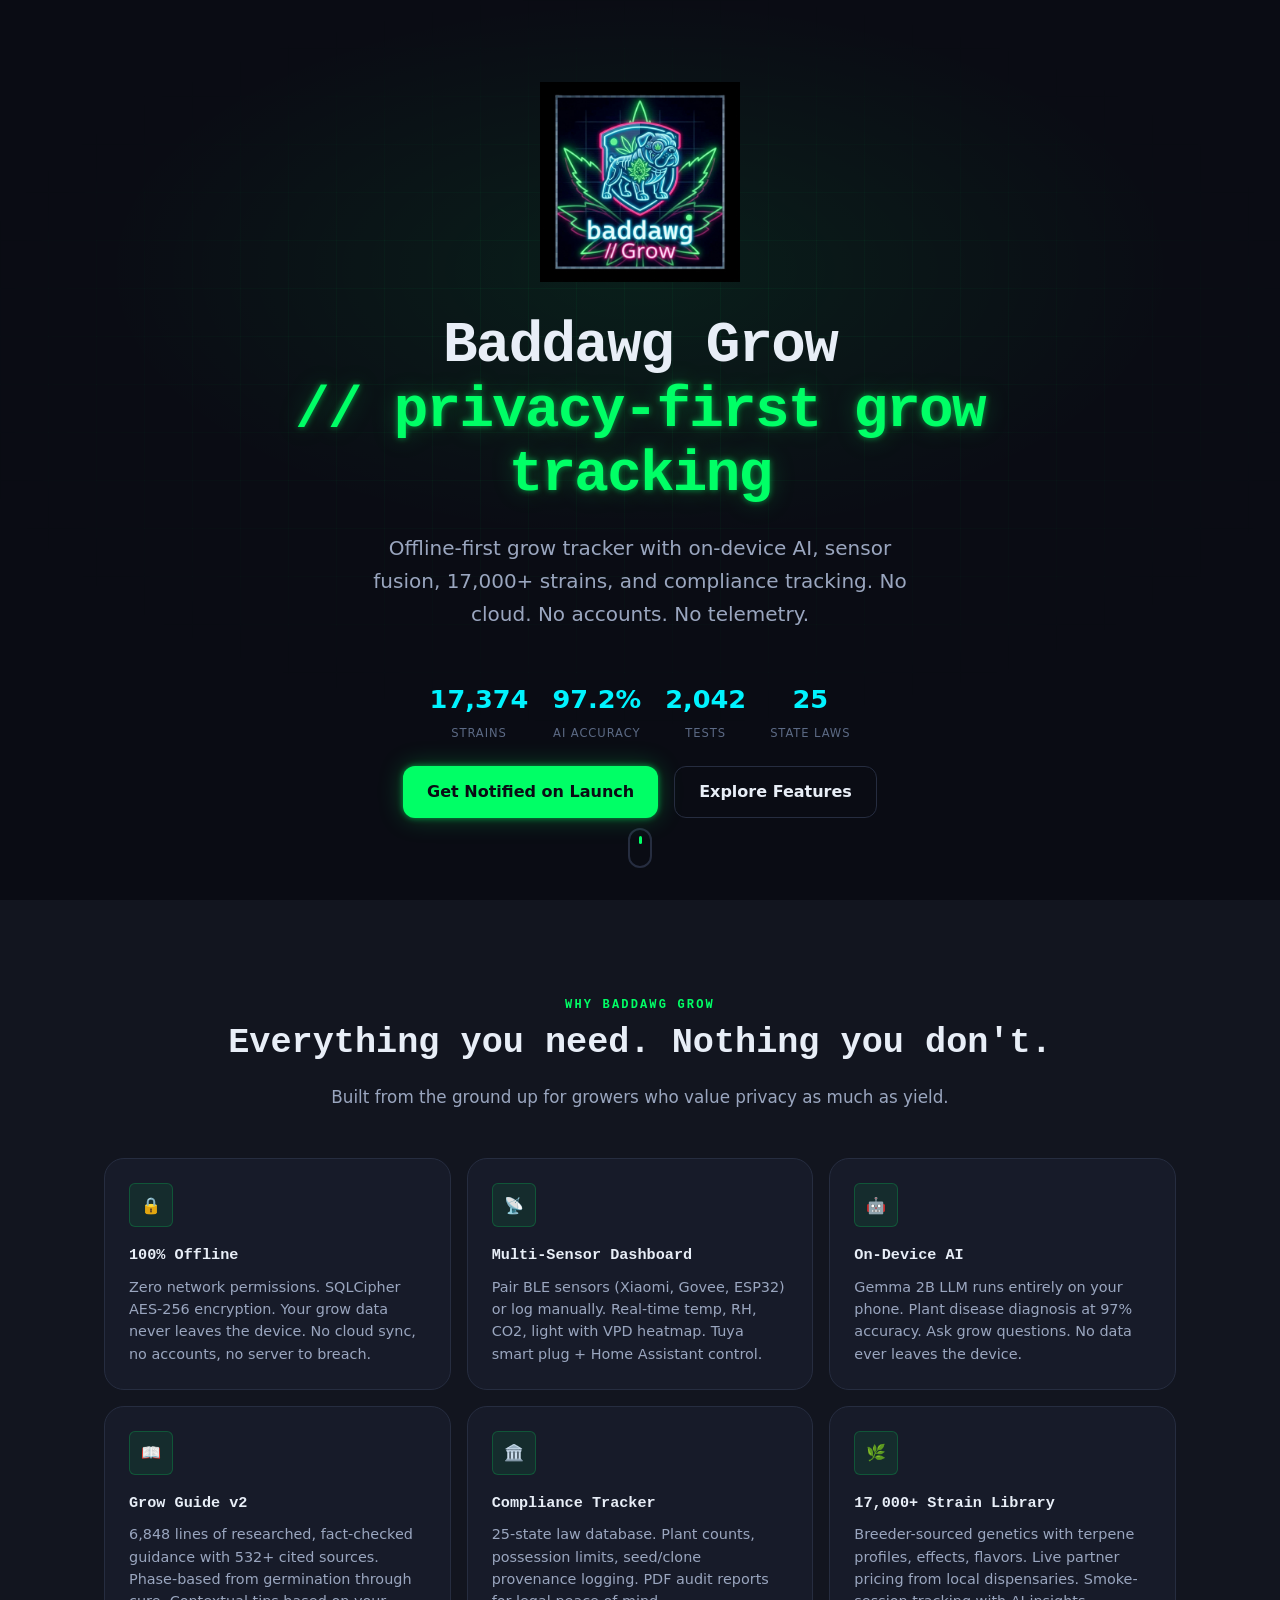
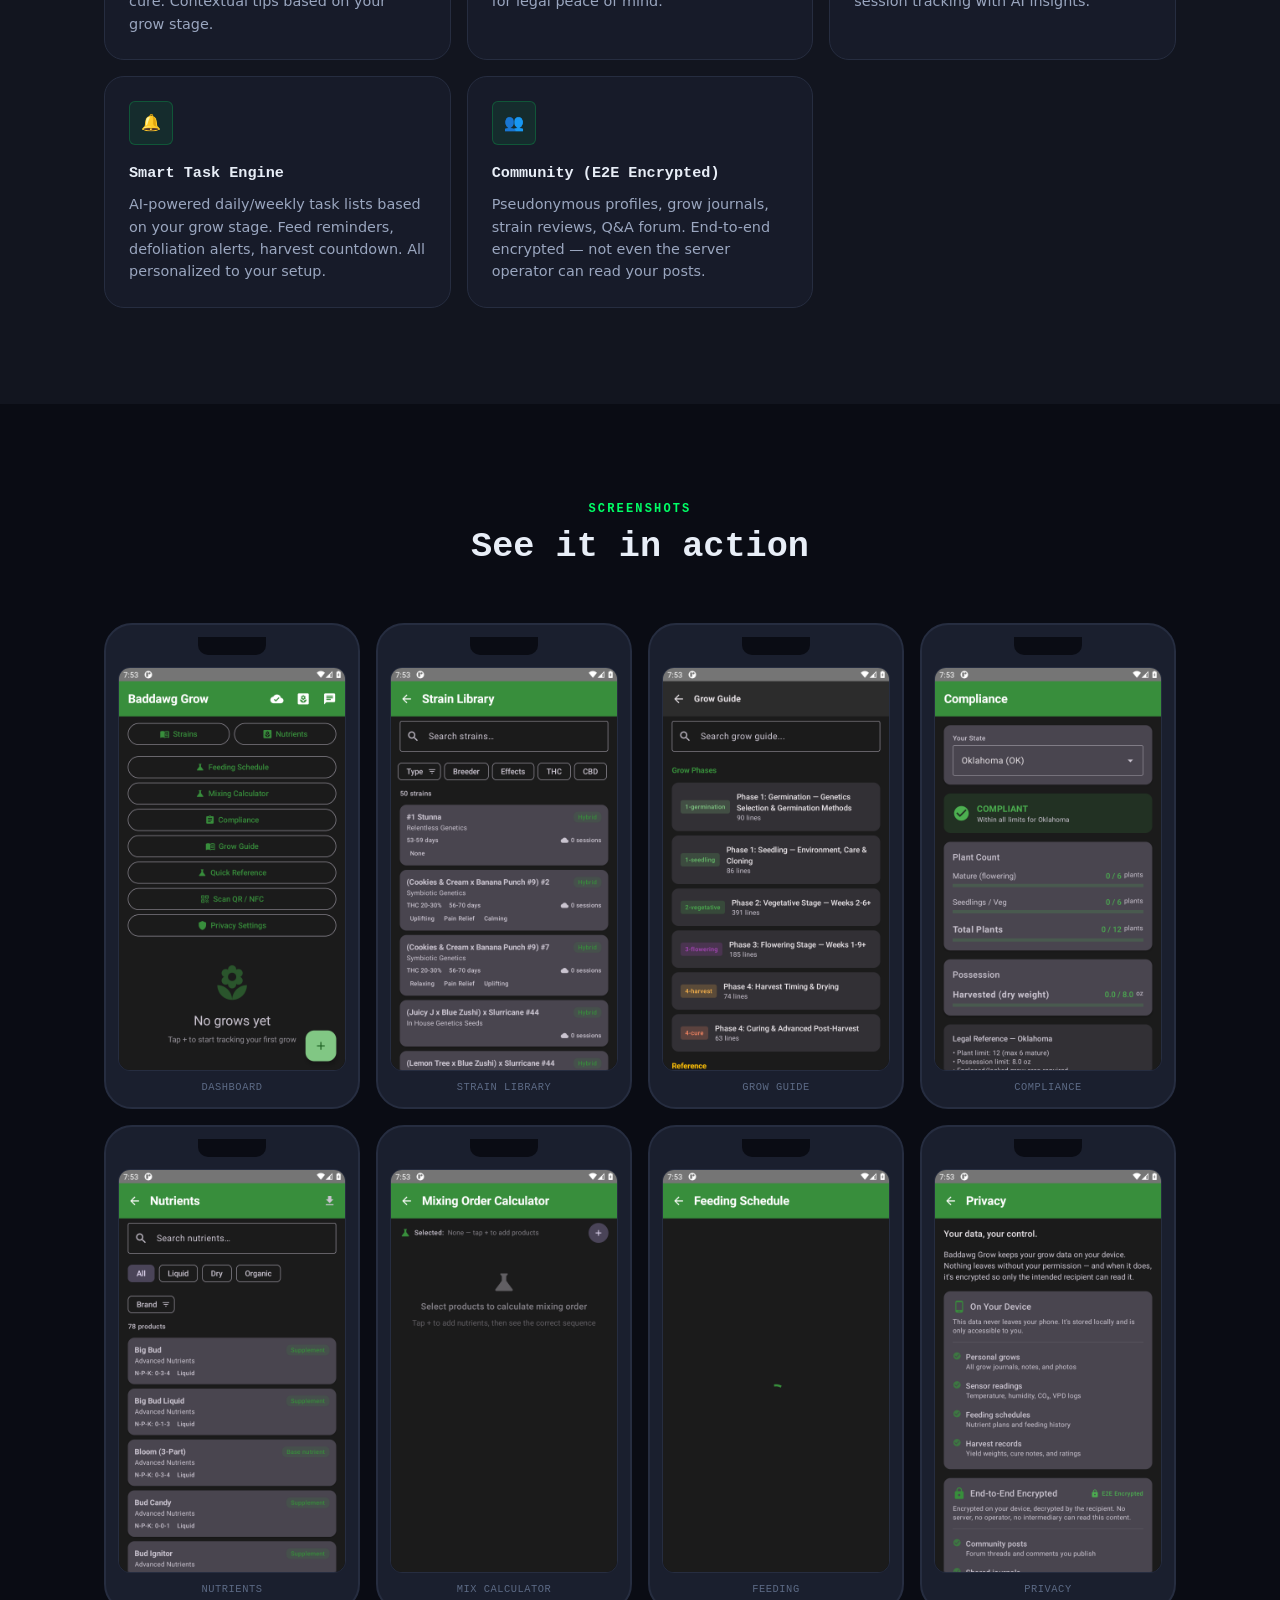
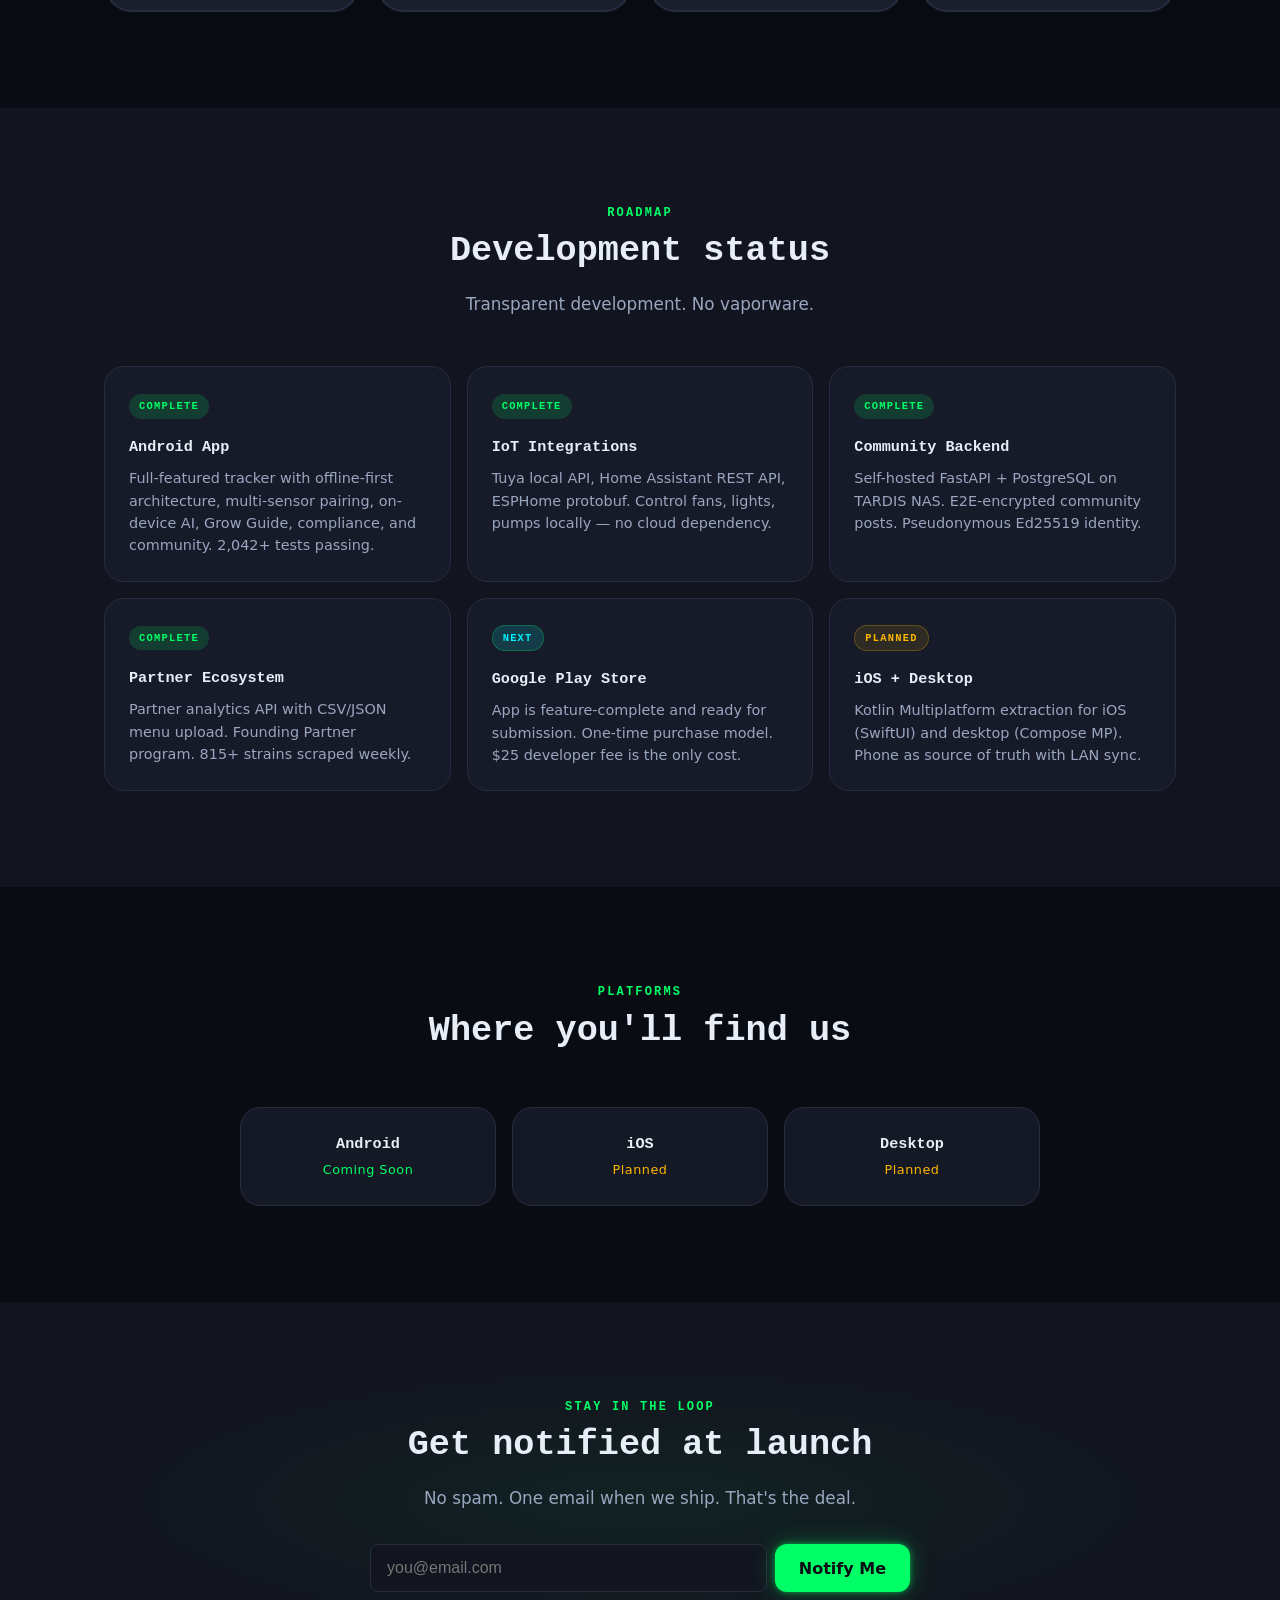
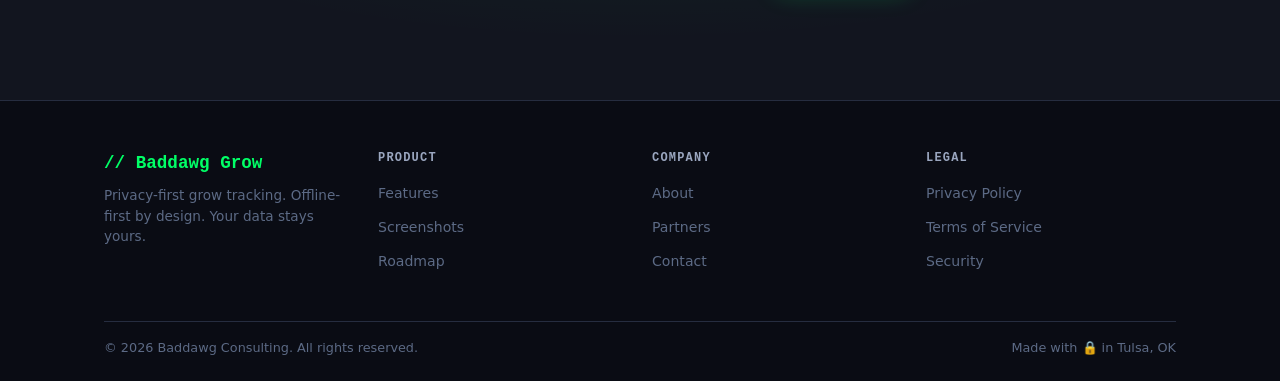
<file: index.html>
<!DOCTYPE html>
<html lang="en">
<head>
<meta charset="UTF-8">
<meta name="viewport" content="width=device-width, initial-scale=1.0">
<title>Baddawg Grow — Privacy-First Grow Tracker</title>
<meta name="description" content="Baddawg Grow: offline-first grow tracker with on-device AI, sensor fusion, 17,000+ strains, compliance tracking, and community features. No cloud. No accounts. No telemetry.">
<meta name="keywords" content="cannabis grow tracker, offline grow app, privacy grow journal, plant compliance, sensor monitoring, AI plant diagnosis, harvest tracker">
<meta name="author" content="Baddawg Consulting">
<meta name="theme-color" content="#0d0e15">
<link rel="canonical" href="https://baddawggrow.com/">
<link rel="icon" type="image/png" href="assets/favicon.png">
<link rel="apple-touch-icon" href="assets/logo.png">
<meta property="og:title" content="Baddawg Grow — Privacy-First Grow Tracker">
<meta property="og:description" content="Offline-first grow tracker with on-device AI, sensor fusion, 17,000+ strains, compliance tracking. No cloud. No accounts. No telemetry.">
<meta property="og:image" content="https://baddawggrow.com/assets/01_dashboard.webp">
<meta property="og:url" content="https://baddawggrow.com/">
<meta property="og:type" content="website">
<meta property="og:site_name" content="Baddawg Grow">
<meta name="twitter:card" content="summary_large_image">
<meta name="twitter:title" content="Baddawg Grow — Privacy-First Grow Tracker">
<meta name="twitter:description" content="Offline-first grow tracker. Zero network permissions. Sensor dashboard, AI diagnosis, compliance tracking. No cloud, no accounts, no telemetry.">
<link rel="stylesheet" href="styles.css">
</head>
<body>

<!-- HERO -->
<section class="hero" id="hero">
  <div class="hero__content">
    <div class="hero__mark animate">
      <img src="assets/logo.png" alt="Baddawg Grow logo" width="140" height="140">
    </div>
    <h1 class="hero__title animate animate--d1">
      Baddawg Grow<br>
      <span>// privacy-first grow tracking</span>
    </h1>
    <p class="hero__tagline animate animate--d2">
      Offline-first grow tracker with on-device AI, sensor fusion, 17,000+ strains, and compliance tracking. No cloud. No accounts. No telemetry.
    </p>
    <div class="hero__stats animate animate--d3">
      <div class="stat"><span class="stat__num">17,374</span><span class="stat__label">Strains</span></div>
      <div class="stat"><span class="stat__num">97.2%</span><span class="stat__label">AI Accuracy</span></div>
      <div class="stat"><span class="stat__num">2,042</span><span class="stat__label">Tests</span></div>
      <div class="stat"><span class="stat__num">25</span><span class="stat__label">State Laws</span></div>
    </div>
    <div class="hero__actions animate animate--d3">
      <a href="#email" class="btn btn--primary">Get Notified on Launch</a>
      <a href="#features" class="btn btn--secondary">Explore Features</a>
    </div>
  </div>
  <div class="hero__scroll" aria-hidden="true"></div>
</section>

<!-- FEATURES -->
<section class="features section" id="features">
  <div class="container">
    <div class="features__header">
      <p class="eyebrow">Why Baddawg Grow</p>
      <h2 class="features__title">Everything you need. Nothing you don't.</h2>
      <p class="features__subtitle">Built from the ground up for growers who value privacy as much as yield.</p>
    </div>
    <div class="features__grid">
      <div class="feature-card">
        <div class="feature-card__icon">🔒</div>
        <h3 class="feature-card__title">100% Offline</h3>
        <p class="feature-card__desc">Zero network permissions. SQLCipher AES-256 encryption. Your grow data never leaves the device. No cloud sync, no accounts, no server to breach.</p>
      </div>
      <div class="feature-card">
        <div class="feature-card__icon">📡</div>
        <h3 class="feature-card__title">Multi-Sensor Dashboard</h3>
        <p class="feature-card__desc">Pair BLE sensors (Xiaomi, Govee, ESP32) or log manually. Real-time temp, RH, CO2, light with VPD heatmap. Tuya smart plug + Home Assistant control.</p>
      </div>
      <div class="feature-card">
        <div class="feature-card__icon">🤖</div>
        <h3 class="feature-card__title">On-Device AI</h3>
        <p class="feature-card__desc">Gemma 2B LLM runs entirely on your phone. Plant disease diagnosis at 97% accuracy. Ask grow questions. No data ever leaves the device.</p>
      </div>
      <div class="feature-card">
        <div class="feature-card__icon">📖</div>
        <h3 class="feature-card__title">Grow Guide v2</h3>
        <p class="feature-card__desc">6,848 lines of researched, fact-checked guidance with 532+ cited sources. Phase-based from germination through cure. Contextual tips based on your grow stage.</p>
      </div>
      <div class="feature-card">
        <div class="feature-card__icon">🏛️</div>
        <h3 class="feature-card__title">Compliance Tracker</h3>
        <p class="feature-card__desc">25-state law database. Plant counts, possession limits, seed/clone provenance logging. PDF audit reports for legal peace of mind.</p>
      </div>
      <div class="feature-card">
        <div class="feature-card__icon">🌿</div>
        <h3 class="feature-card__title">17,000+ Strain Library</h3>
        <p class="feature-card__desc">Breeder-sourced genetics with terpene profiles, effects, flavors. Live partner pricing from local dispensaries. Smoke-session tracking with AI insights.</p>
      </div>
      <div class="feature-card">
        <div class="feature-card__icon">🔔</div>
        <h3 class="feature-card__title">Smart Task Engine</h3>
        <p class="feature-card__desc">AI-powered daily/weekly task lists based on your grow stage. Feed reminders, defoliation alerts, harvest countdown. All personalized to your setup.</p>
      </div>
      <div class="feature-card">
        <div class="feature-card__icon">👥</div>
        <h3 class="feature-card__title">Community (E2E Encrypted)</h3>
        <p class="feature-card__desc">Pseudonymous profiles, grow journals, strain reviews, Q&A forum. End-to-end encrypted — not even the server operator can read your posts.</p>
      </div>
    </div>
  </div>
</section>

<!-- SCREENSHOTS -->
<section class="gallery section" id="gallery">
  <div class="container">
    <div class="gallery__header">
      <p class="eyebrow">Screenshots</p>
      <h2 class="gallery__title">See it in action</h2>
    </div>
    <div class="gallery__grid">
      <div class="phone-mockup">
        <div class="phone-mockup__notch"></div>
        <div class="phone-mockup__screen"><img src="assets/01_dashboard.webp" alt="Baddawg Grow dashboard with navigation" loading="lazy"></div>
        <p class="phone-mockup__label">DASHBOARD</p>
      </div>
      <div class="phone-mockup">
        <div class="phone-mockup__notch"></div>
        <div class="phone-mockup__screen"><img src="assets/02_strains.webp" alt="Strain library with search and filters" loading="lazy"></div>
        <p class="phone-mockup__label">STRAIN LIBRARY</p>
      </div>
      <div class="phone-mockup">
        <div class="phone-mockup__notch"></div>
        <div class="phone-mockup__screen"><img src="assets/03_growguide.webp" alt="Grow guide with phase cards" loading="lazy"></div>
        <p class="phone-mockup__label">GROW GUIDE</p>
      </div>
      <div class="phone-mockup">
        <div class="phone-mockup__notch"></div>
        <div class="phone-mockup__screen"><img src="assets/04_compliance.webp" alt="Compliance dashboard" loading="lazy"></div>
        <p class="phone-mockup__label">COMPLIANCE</p>
      </div>
      <div class="phone-mockup">
        <div class="phone-mockup__notch"></div>
        <div class="phone-mockup__screen"><img src="assets/05_nutrients.webp" alt="Nutrient product catalog" loading="lazy"></div>
        <p class="phone-mockup__label">NUTRIENTS</p>
      </div>
      <div class="phone-mockup">
        <div class="phone-mockup__notch"></div>
        <div class="phone-mockup__screen"><img src="assets/06_mixing.webp" alt="Mixing calculator" loading="lazy"></div>
        <p class="phone-mockup__label">MIX CALCULATOR</p>
      </div>
      <div class="phone-mockup">
        <div class="phone-mockup__notch"></div>
        <div class="phone-mockup__screen"><img src="assets/07_feeding.webp" alt="Feeding schedule" loading="lazy"></div>
        <p class="phone-mockup__label">FEEDING</p>
      </div>
      <div class="phone-mockup">
        <div class="phone-mockup__notch"></div>
        <div class="phone-mockup__screen"><img src="assets/08_privacy.webp" alt="Privacy settings" loading="lazy"></div>
        <p class="phone-mockup__label">PRIVACY</p>
      </div>
    </div>
  </div>
</section>

<!-- ROADMAP -->
<section class="roadmap section" id="roadmap">
  <div class="container">
    <div class="roadmap__header">
      <p class="eyebrow">Roadmap</p>
      <h2 class="roadmap__title">Development status</h2>
      <p class="roadmap__subtitle">Transparent development. No vaporware.</p>
    </div>
    <div class="roadmap__grid">
      <div class="roadmap-card">
        <span class="roadmap-card__badge badge--done">Complete</span>
        <h3 class="roadmap-card__title">Android App</h3>
        <p class="roadmap-card__desc">Full-featured tracker with offline-first architecture, multi-sensor pairing, on-device AI, Grow Guide, compliance, and community. 2,042+ tests passing.</p>
      </div>
      <div class="roadmap-card">
        <span class="roadmap-card__badge badge--done">Complete</span>
        <h3 class="roadmap-card__title">IoT Integrations</h3>
        <p class="roadmap-card__desc">Tuya local API, Home Assistant REST API, ESPHome protobuf. Control fans, lights, pumps locally — no cloud dependency.</p>
      </div>
      <div class="roadmap-card">
        <span class="roadmap-card__badge badge--done">Complete</span>
        <h3 class="roadmap-card__title">Community Backend</h3>
        <p class="roadmap-card__desc">Self-hosted FastAPI + PostgreSQL on TARDIS NAS. E2E-encrypted community posts. Pseudonymous Ed25519 identity.</p>
      </div>
      <div class="roadmap-card">
        <span class="roadmap-card__badge badge--done">Complete</span>
        <h3 class="roadmap-card__title">Partner Ecosystem</h3>
        <p class="roadmap-card__desc">Partner analytics API with CSV/JSON menu upload. Founding Partner program. 815+ strains scraped weekly.</p>
      </div>
      <div class="roadmap-card">
        <span class="roadmap-card__badge badge--soon">Next</span>
        <h3 class="roadmap-card__title">Google Play Store</h3>
        <p class="roadmap-card__desc">App is feature-complete and ready for submission. One-time purchase model. $25 developer fee is the only cost.</p>
      </div>
      <div class="roadmap-card">
        <span class="roadmap-card__badge badge--planned">Planned</span>
        <h3 class="roadmap-card__title">iOS + Desktop</h3>
        <p class="roadmap-card__desc">Kotlin Multiplatform extraction for iOS (SwiftUI) and desktop (Compose MP). Phone as source of truth with LAN sync.</p>
      </div>
    </div>
  </div>
</section>

<!-- PLATFORMS -->
<section class="platforms section" id="platforms">
  <div class="container">
    <div class="platforms__header">
      <p class="eyebrow">Platforms</p>
      <h2 class="platforms__title">Where you'll find us</h2>
    </div>
    <div class="platforms__grid">
      <div class="platform-card">
        <h3 class="platform-card__name">Android</h3>
        <p class="platform-card__status status--now">Coming Soon</p>
      </div>
      <div class="platform-card">
        <h3 class="platform-card__name">iOS</h3>
        <p class="platform-card__status status--planned">Planned</p>
      </div>
      <div class="platform-card">
        <h3 class="platform-card__name">Desktop</h3>
        <p class="platform-card__status status--planned">Planned</p>
      </div>
    </div>
  </div>
</section>

<!-- EMAIL -->
<section class="email-capture section" id="email">
  <div class="container">
    <div class="email-capture__inner">
      <p class="eyebrow">Stay in the loop</p>
      <h2 class="email-capture__title">Get notified at launch</h2>
      <p class="email-capture__subtitle">No spam. One email when we ship. That's the deal.</p>
      <form id="email-form" class="email-form" onsubmit="return handleSubmit(event)">
        <input type="email" id="email-input" placeholder="you@email.com" required>
        <button type="submit" class="btn btn--primary">Notify Me</button>
      </form>
      <p id="form-message"></p>
    </div>
  </div>
</section>

<!-- FOOTER -->
<footer class="footer" id="footer">
  <div class="container">
    <div class="footer__grid">
      <div class="footer__brand">
        <div class="footer__logo">// Baddawg Grow</div>
        <p class="footer__tagline">Privacy-first grow tracking. Offline-first by design. Your data stays yours.</p>
      </div>
      <div>
        <h4 class="footer__col-title">Product</h4>
        <ul class="footer__links">
          <li><a href="#features">Features</a></li>
          <li><a href="#gallery">Screenshots</a></li>
          <li><a href="#roadmap">Roadmap</a></li>
        </ul>
      </div>
      <div>
        <h4 class="footer__col-title">Company</h4>
        <ul class="footer__links">
          <li><a href="#">About</a></li>
          <li><a href="#">Partners</a></li>
          <li><a href="#">Contact</a></li>
        </ul>
      </div>
      <div>
        <h4 class="footer__col-title">Legal</h4>
        <ul class="footer__links">
          <li><a href="#">Privacy Policy</a></li>
          <li><a href="#">Terms of Service</a></li>
          <li><a href="#">Security</a></li>
        </ul>
      </div>
    </div>
    <div class="footer__bottom">
      <span>&copy; 2026 Baddawg Consulting. All rights reserved.</span>
      <span>Made with 🔒 in Tulsa, OK</span>
    </div>
  </div>
</footer>

<script>
function handleSubmit(event) {
  event.preventDefault();
  var email = document.getElementById('email-input').value.trim();
  if (!email) return false;
  var emails = JSON.parse(localStorage.getItem('baddawg_subscribers') || '[]');
  if (emails.includes(email)) {
    showMessage("You're already on the list! 🎉");
    return false;
  }
  emails.push(email + ' | ' + new Date().toISOString());
  localStorage.setItem('baddawg_subscribers', JSON.stringify(emails));
  showMessage("Thanks! We'll notify you at launch. 🌱");
  document.getElementById('email-input').value = '';
  return false;
}
function showMessage(text) {
  var msg = document.getElementById('form-message');
  msg.textContent = text;
  msg.style.display = 'block';
  setTimeout(function() { msg.style.display = 'none'; }, 5000);
}
</script>
</body>
</html>
</file>
<file: styles.css>
/* ============================================================
   CANNALOG COMING SOON — PRODUCTION STYLESHEET
   Mobile-first, vanilla CSS, zero egress.
   ============================================================ */

:root {
  /* --- Core Palette --- */
  --obsidian:       #0a0c14;
  --dark-slate:     #12151f;
  --slate-raised:   #1a1f2e;
  --slate-line:     #262d40;
  --slate-hover:    #2a3247;

  /* --- Neon Accents --- */
  --neon-green:     #00ff66;
  --neon-green-dim: #00cc52;
  --neon-cyan:      #00f3ff;
  --neon-amber:     #ffb800;
  --neon-pink:      #ff0055;

  /* --- Text --- */
  --text-primary:   #e8eef7;
  --text-secondary: #9aa6bf;
  --text-muted:     #5c6a85;
  --text-disabled:  #3d4759;

  /* --- Surfaces --- */
  --glass-bg:       rgba(18, 21, 31, 0.65);
  --glass-border:   rgba(0, 255, 102, 0.18);
  --card-bg:        rgba(26, 31, 46, 0.7);

  /* --- Glow --- */
  --glow-green:     0 0 6px rgba(0,255,102,.55), 0 0 24px rgba(0,255,102,.25);
  --glow-cyan:      0 0 6px rgba(0,243,255,.55), 0 0 24px rgba(0,243,255,.25);
  --glow-green-sm:  0 0 4px rgba(0,255,102,.4);

  /* --- Typography --- */
  --font-display:   'JetBrains Mono', 'Fira Code', ui-monospace, 'Cascadia Code', monospace;
  --font-body:      'Inter', 'Space Grotesk', system-ui, -apple-system, sans-serif;

  /* --- Spacing Scale (8px base) --- */
  --s1: 4px; --s2: 8px; --s3: 12px; --s4: 16px;
  --s5: 24px; --s6: 32px; --s7: 48px; --s8: 64px;
  --s9: 96px; --s10: 128px;

  /* --- Radii --- */
  --r-sm: 6px;
  --r-md: 12px;
  --r-lg: 20px;
  --r-xl: 28px;

  /* --- Section max-width --- */
  --content-max: 1120px;
  --narrow-max: 680px;
}

/* ---------- Reset ---------- */
*, *::before, *::after { box-sizing: border-box; margin: 0; padding: 0; }
html { font-size: 16px; scroll-behavior: smooth; }
body {
  font-family: var(--font-body);
  background: var(--obsidian);
  color: var(--text-primary);
  line-height: 1.6;
  -webkit-font-smoothing: antialiased;
  overflow-x: hidden;
}

/* ---------- Utility ---------- */
.container { max-width: var(--content-max); margin: 0 auto; padding: 0 var(--s5); }
.container--narrow { max-width: var(--narrow-max); }
.section { padding-block: var(--s9); }
.section--tight { padding-block: var(--s7); }
.text-center { text-align: center; }
.eyebrow {
  font-family: var(--font-display);
  font-size: 0.75rem;
  font-weight: 600;
  letter-spacing: 0.18em;
  text-transform: uppercase;
  color: var(--neon-green);
}

/* ============================================================
   SECTION 1 — HERO
   ============================================================ */
.hero {
  position: relative;
  min-height: 100svh;
  display: flex;
  flex-direction: column;
  align-items: center;
  justify-content: center;
  text-align: center;
  padding: var(--s8) var(--s5);
  overflow: hidden;
}

/* Wireframe grid backdrop */
.hero::before {
  content: "";
  position: absolute;
  inset: 0;
  background-image:
    linear-gradient(rgba(0,255,102,.04) 1px, transparent 1px),
    linear-gradient(90deg, rgba(0,255,102,.04) 1px, transparent 1px);
  background-size: 48px 48px;
  mask-image: radial-gradient(ellipse 80% 60% at 50% 40%, black 20%, transparent 70%);
  -webkit-mask-image: radial-gradient(ellipse 80% 60% at 50% 40%, black 20%, transparent 70%);
  pointer-events: none;
}

/* Radial vignette */
.hero::after {
  content: "";
  position: absolute;
  inset: 0;
  background: radial-gradient(ellipse 70% 50% at 50% 30%, rgba(0,255,102,.08) 0%, transparent 60%);
  pointer-events: none;
}

.hero__content { position: relative; z-index: 2; max-width: 720px; }

/* Logo mark */
.hero__mark {
  width: 200px; height: 200px;
  margin: 0 auto var(--s6);
  display: flex; align-items: center; justify-content: center;
}
.hero__mark img { width: 200px; height: 200px; display: block; }

.hero__title {
  font-family: var(--font-display);
  font-size: clamp(2rem, 6vw, 3.6rem);
  font-weight: 700;
  line-height: 1.12;
  letter-spacing: -0.03em;
  color: var(--text-primary);
  margin-bottom: var(--s5);
}
.hero__title span {
  color: var(--neon-green);
  text-shadow: var(--glow-green);
}

.hero__tagline {
  font-size: clamp(1rem, 2.2vw, 1.25rem);
  color: var(--text-secondary);
  line-height: 1.65;
  max-width: 560px;
  margin: 0 auto var(--s7);
}

/* CTA buttons */
.hero__actions { display: flex; flex-wrap: wrap; gap: var(--s4); justify-content: center; }

.btn {
  display: inline-flex; align-items: center; gap: var(--s2);
  font-family: var(--font-body);
  font-size: 1rem; font-weight: 600;
  padding: var(--s3) var(--s5);
  border-radius: var(--r-md);
  border: none; cursor: pointer;
  text-decoration: none;
  transition: transform 0.15s ease, box-shadow 0.2s ease, background 0.2s ease;
  min-height: 48px;
}
.btn--primary {
  background: var(--neon-green);
  color: var(--obsidian);
  box-shadow: var(--glow-green);
}
.btn--primary:hover { transform: translateY(-1px); box-shadow: 0 0 8px rgba(0,255,102,.65), 0 0 32px rgba(0,255,102,.35); }
.btn--secondary {
  background: transparent;
  color: var(--text-primary);
  border: 1px solid var(--slate-line);
}
.btn--secondary:hover { border-color: var(--neon-green); color: var(--neon-green); }

/* Scroll indicator */
.hero__scroll {
  position: absolute; bottom: var(--s6);
  left: 50%; transform: translateX(-50%);
  width: 24px; height: 40px;
  border: 2px solid var(--slate-line);
  border-radius: 12px;
  display: grid; place-items: start center;
  padding-top: 6px;
}
.hero__scroll::after {
  content: ""; width: 3px; height: 8px;
  background: var(--neon-green);
  border-radius: 2px;
  animation: scroll-bob 2s ease-in-out infinite;
}
@keyframes scroll-bob { 0%,100% { transform: translateY(0); opacity: 1; } 50% { transform: translateY(12px); opacity: .3; } }

/* ============================================================
   SECTION 2 — FEATURE HIGHLIGHTS (8 cards)
   ============================================================ */
.features { background: var(--dark-slate); position: relative; }
.features__header { text-align: center; margin-bottom: var(--s7); }
.features__title {
  font-family: var(--font-display);
  font-size: clamp(1.5rem, 3.5vw, 2.2rem);
  font-weight: 700;
  margin-bottom: var(--s3);
}
.features__subtitle { color: var(--text-secondary); font-size: 1.05rem; }

.features__grid {
  display: grid;
  grid-template-columns: repeat(auto-fit, minmax(260px, 1fr));
  gap: var(--s4);
}

.feature-card {
  background: var(--card-bg);
  border: 1px solid var(--slate-line);
  border-radius: var(--r-lg);
  padding: var(--s5);
  transition: border-color 0.2s, transform 0.2s, box-shadow 0.2s;
}
.feature-card:hover {
  border-color: rgba(0,255,102,.35);
  transform: translateY(-2px);
  box-shadow: 0 8px 32px rgba(0,0,0,.4), 0 0 1px rgba(0,255,102,.3);
}

.feature-card__icon {
  width: 44px; height: 44px;
  border-radius: var(--r-sm);
  background: rgba(0,255,102,.08);
  border: 1px solid rgba(0,255,102,.2);
  display: grid; place-items: center;
  margin-bottom: var(--s4);
}
.feature-card__icon svg { width: 22px; height: 22px; color: var(--neon-green); }

.feature-card__title {
  font-family: var(--font-display);
  font-size: 0.95rem; font-weight: 600;
  margin-bottom: var(--s2);
  color: var(--text-primary);
}
.feature-card__desc {
  font-size: 0.9rem;
  color: var(--text-secondary);
  line-height: 1.55;
}

/* ============================================================
   SECTION 3 — SCREENSHOT GALLERY
   ============================================================ */
.gallery { background: var(--obsidian); }
.gallery__header { text-align: center; margin-bottom: var(--s7); }
.gallery__title {
  font-family: var(--font-display);
  font-size: clamp(1.5rem, 3.5vw, 2.2rem);
  font-weight: 700;
  margin-bottom: var(--s3);
}
.gallery__subtitle { color: var(--text-secondary); font-size: 1.05rem; }

.gallery__grid {
  display: grid;
  grid-template-columns: repeat(auto-fit, minmax(240px, 1fr));
  gap: var(--s4);
}

.phone-mockup {
  background: var(--slate-raised);
  border: 2px solid var(--slate-line);
  border-radius: var(--r-xl);
  padding: var(--s3);
  display: flex; flex-direction: column;
  position: relative;
  overflow: hidden;
  transition: border-color 0.25s, transform 0.25s;
}
.phone-mockup:hover {
  border-color: rgba(0,255,102,.3);
  transform: translateY(-3px);
}
.phone-mockup__notch {
  width: 30%; height: 18px;
  background: var(--obsidian);
  border-radius: 0 0 10px 10px;
  margin: 0 auto var(--s3);
  flex-shrink: 0;
}
.phone-mockup__screen {
  flex: 1;
  background: linear-gradient(135deg, var(--dark-slate), var(--obsidian));
  border-radius: var(--r-md);
  border: 1px solid var(--slate-line);
  overflow: hidden;
  display: flex;
  min-height: 0;
}
.phone-mockup__screen img {
  width: 100%;
  height: auto;
  object-fit: contain;
  object-position: top center;
  display: block;
}
.phone-mockup__label {
  font-family: var(--font-display);
  font-size: 0.65rem;
  color: var(--text-muted);
  text-align: center;
  margin-top: var(--s2);
  letter-spacing: 0.05em;
  flex-shrink: 0;
}

/* ============================================================
   SECTION 4 — COMING SOON / IN DEVELOPMENT
   ============================================================ */
.roadmap { background: var(--dark-slate); }
.roadmap__header { text-align: center; margin-bottom: var(--s7); }
.roadmap__title {
  font-family: var(--font-display);
  font-size: clamp(1.5rem, 3.5vw, 2.2rem);
  font-weight: 700;
  margin-bottom: var(--s3);
}
.roadmap__subtitle { color: var(--text-secondary); font-size: 1.05rem; }

.roadmap__grid {
  display: grid;
  grid-template-columns: repeat(auto-fit, minmax(280px, 1fr));
  gap: var(--s4);
}

.roadmap-card {
  background: var(--card-bg);
  border: 1px solid var(--slate-line);
  border-radius: var(--r-lg);
  padding: var(--s5);
  position: relative;
}
.roadmap-card__badge {
  display: inline-flex; align-items: center; gap: var(--s1);
  font-family: var(--font-display);
  font-size: 0.65rem; font-weight: 600;
  letter-spacing: 0.12em; text-transform: uppercase;
  padding: 4px 10px;
  border-radius: 999px;
  margin-bottom: var(--s4);
}
.badge--soon {
  background: rgba(0,255,102,.1);
  color: var(--neon-green);
  border: 1px solid rgba(0,255,102,.25);
}
.badge--dev {
  background: rgba(0,243,255,.1);
  color: var(--neon-cyan);
  border: 1px solid rgba(0,243,255,.25);
}
.badge--planned {
  background: rgba(255,184,0,.1);
  color: var(--neon-amber);
  border: 1px solid rgba(255,184,0,.25);
}
.roadmap-card__title {
  font-family: var(--font-display);
  font-size: 0.95rem; font-weight: 600;
  margin-bottom: var(--s2);
}
.roadmap-card__desc { font-size: 0.9rem; color: var(--text-secondary); line-height: 1.55; }

/* ============================================================
   SECTION 5 — PLATFORM AVAILABILITY
   ============================================================ */
.platforms { background: var(--obsidian); }
.platforms__header { text-align: center; margin-bottom: var(--s7); }
.platforms__title {
  font-family: var(--font-display);
  font-size: clamp(1.5rem, 3.5vw, 2.2rem);
  font-weight: 700;
  margin-bottom: var(--s3);
}
.platforms__subtitle { color: var(--text-secondary); font-size: 1.05rem; }

.platforms__grid {
  display: grid;
  grid-template-columns: repeat(auto-fit, minmax(200px, 1fr));
  gap: var(--s4);
  max-width: 800px;
  margin: 0 auto;
}

.platform-card {
  background: var(--card-bg);
  border: 1px solid var(--slate-line);
  border-radius: var(--r-lg);
  padding: var(--s5);
  text-align: center;
  transition: border-color 0.2s;
}
.platform-card:hover { border-color: rgba(0,255,102,.3); }
.platform-card__icon { margin-bottom: var(--s3); }
.platform-card__icon svg { display: block; margin: 0 auto; }
.platform-card__name {
  font-family: var(--font-display);
  font-size: 0.95rem; font-weight: 600;
  margin-bottom: var(--s1);
}
.platform-card__status {
  font-size: 0.8rem;
  font-weight: 500;
  letter-spacing: 0.04em;
}
.status--now { color: var(--neon-green); }
.status--soon { color: var(--neon-cyan); }
.status--planned { color: var(--neon-amber); }

/* ============================================================
   SECTION 6 — EMAIL CAPTURE
   ============================================================ */
.email-capture {
  background: var(--dark-slate);
  position: relative;
  overflow: hidden;
}
.email-capture::before {
  content: "";
  position: absolute;
  inset: 0;
  background: radial-gradient(ellipse 60% 50% at 50% 50%, rgba(0,255,102,.06) 0%, transparent 70%);
  pointer-events: none;
}
.email-capture__inner {
  position: relative; z-index: 1;
  max-width: 540px; margin: 0 auto;
  text-align: center;
}
.email-capture__title {
  font-family: var(--font-display);
  font-size: clamp(1.5rem, 3.5vw, 2.2rem);
  font-weight: 700;
  margin-bottom: var(--s3);
}
.email-capture__subtitle { color: var(--text-secondary); font-size: 1.05rem; margin-bottom: var(--s6); }

.email-form { display: flex; flex-wrap: wrap; gap: var(--s3); justify-content: center; }
.email-form__input {
  flex: 1 1 260px;
  background: var(--obsidian);
  border: 1px solid var(--slate-line);
  border-radius: var(--r-md);
  padding: var(--s3) var(--s4);
  font-family: var(--font-body);
  font-size: 1rem;
  color: var(--text-primary);
  min-height: 48px;
  transition: border-color 0.2s, box-shadow 0.2s;
}
.email-form__input::placeholder { color: var(--text-muted); }
.email-form__input:focus {
  outline: none;
  border-color: var(--neon-green);
  box-shadow: var(--glow-green-sm);
}
.email-form__note {
  font-size: 0.78rem;
  color: var(--text-muted);
  margin-top: var(--s3);
  width: 100%;
}
.email-form__messages { width: 100%; margin-top: var(--s3); }
.email-form__success {
  color: var(--neon-green);
  font-size: 0.95rem;
  font-weight: 600;
  margin: 0;
}
.email-form__error {
  color: #ff6b6b;
  font-size: 0.95rem;
  font-weight: 600;
  margin: 0;
}
.email-form__success[hidden],
.email-form__error[hidden] { display: none; }

/* ============================================================
   SECTION 7 — FOOTER
   ============================================================ */
.footer {
  background: var(--obsidian);
  border-top: 1px solid var(--slate-line);
  padding-block: var(--s7) var(--s5);
}
.footer__grid {
  display: grid;
  grid-template-columns: repeat(auto-fit, minmax(160px, 1fr));
  gap: var(--s5);
  margin-bottom: var(--s7);
}
.footer__brand { max-width: 280px; }
.footer__logo {
  font-family: var(--font-display);
  font-size: 1.1rem; font-weight: 700;
  color: var(--neon-green);
  margin-bottom: var(--s2);
}
.footer__tagline { font-size: 0.85rem; color: var(--text-muted); line-height: 1.5; }
.footer__col-title {
  font-family: var(--font-display);
  font-size: 0.75rem; font-weight: 600;
  letter-spacing: 0.1em; text-transform: uppercase;
  color: var(--text-secondary);
  margin-bottom: var(--s3);
}
.footer__links { list-style: none; display: flex; flex-direction: column; gap: var(--s2); }
.footer__links a {
  color: var(--text-muted);
  text-decoration: none;
  font-size: 0.88rem;
  transition: color 0.15s;
}
.footer__links a:hover { color: var(--neon-green); }
.footer__bottom {
  border-top: 1px solid var(--slate-line);
  padding-top: var(--s4);
  display: flex; flex-wrap: wrap; justify-content: space-between; gap: var(--s3);
  font-size: 0.8rem; color: var(--text-muted);
}
.footer__bottom a { color: var(--text-muted); text-decoration: none; }
.footer__bottom a:hover { color: var(--neon-green); }

/* ============================================================
   ANIMATIONS
   ============================================================ */
@keyframes fade-up {
  from { opacity: 0; transform: translateY(20px); }
  to   { opacity: 1; transform: translateY(0); }
}
.animate { animation: fade-up 0.6s ease-out both; }
.animate--d1 { animation-delay: 0.1s; }
.animate--d2 { animation-delay: 0.2s; }
.animate--d3 { animation-delay: 0.3s; }
.animate--d4 { animation-delay: 0.4s; }

@media (prefers-reduced-motion: reduce) {
  .animate, .hero__scroll::after { animation: none; }
}

/* ============================================================
   RESPONSIVE
   ============================================================ */
@media (max-width: 640px) {
  .section { padding-block: var(--s7); }
  .hero { min-height: 90svh; padding: var(--s6) var(--s4); }
  .features__grid { grid-template-columns: 1fr; }
  .gallery__grid { grid-template-columns: repeat(2, 1fr); }
  .platforms__grid { grid-template-columns: 1fr; }
  .email-form { flex-direction: column; }
  .email-form__input { flex: 1 1 auto; }
}

/* HERO STATS */
.hero__stats {
  display: flex;
  gap: var(--s5);
  justify-content: center;
  flex-wrap: wrap;
  margin-bottom: var(--s5);
}
.stat {
  display: flex;
  flex-direction: column;
  align-items: center;
  gap: 4px;
}
.stat__num {
  font-family: var(--font-mono);
  font-size: 1.6rem;
  font-weight: 700;
  color: var(--neon-cyan);
}
.stat__label {
  font-size: 0.72rem;
  text-transform: uppercase;
  letter-spacing: 0.08em;
  color: var(--text-muted);
}
.roadmap-card__badge.badge--done {
  background: rgba(0,255,102,0.15);
  color: var(--neon-green);
}
.roadmap-card__badge.badge--soon {
  background: rgba(0,243,255,0.15);
  color: var(--neon-cyan);
}
#form-message {
  margin-top: 12px;
  color: var(--neon-green);
  font-size: 0.9rem;
}
.email-form {
  display: flex;
  gap: 8px;
  justify-content: center;
  flex-wrap: wrap;
}
.email-form input[type="email"] {
  flex: 1;
  min-width: 200px;
  padding: 12px 16px;
  border-radius: 8px;
  border: 1px solid var(--slate-line);
  background: var(--dark-slate);
  color: var(--text-primary);
  font-size: 1rem;
}
@media (max-width: 640px) {
  .hero__stats { gap: var(--s4); }
  .stat__num { font-size: 1.3rem; }
}
</file>
